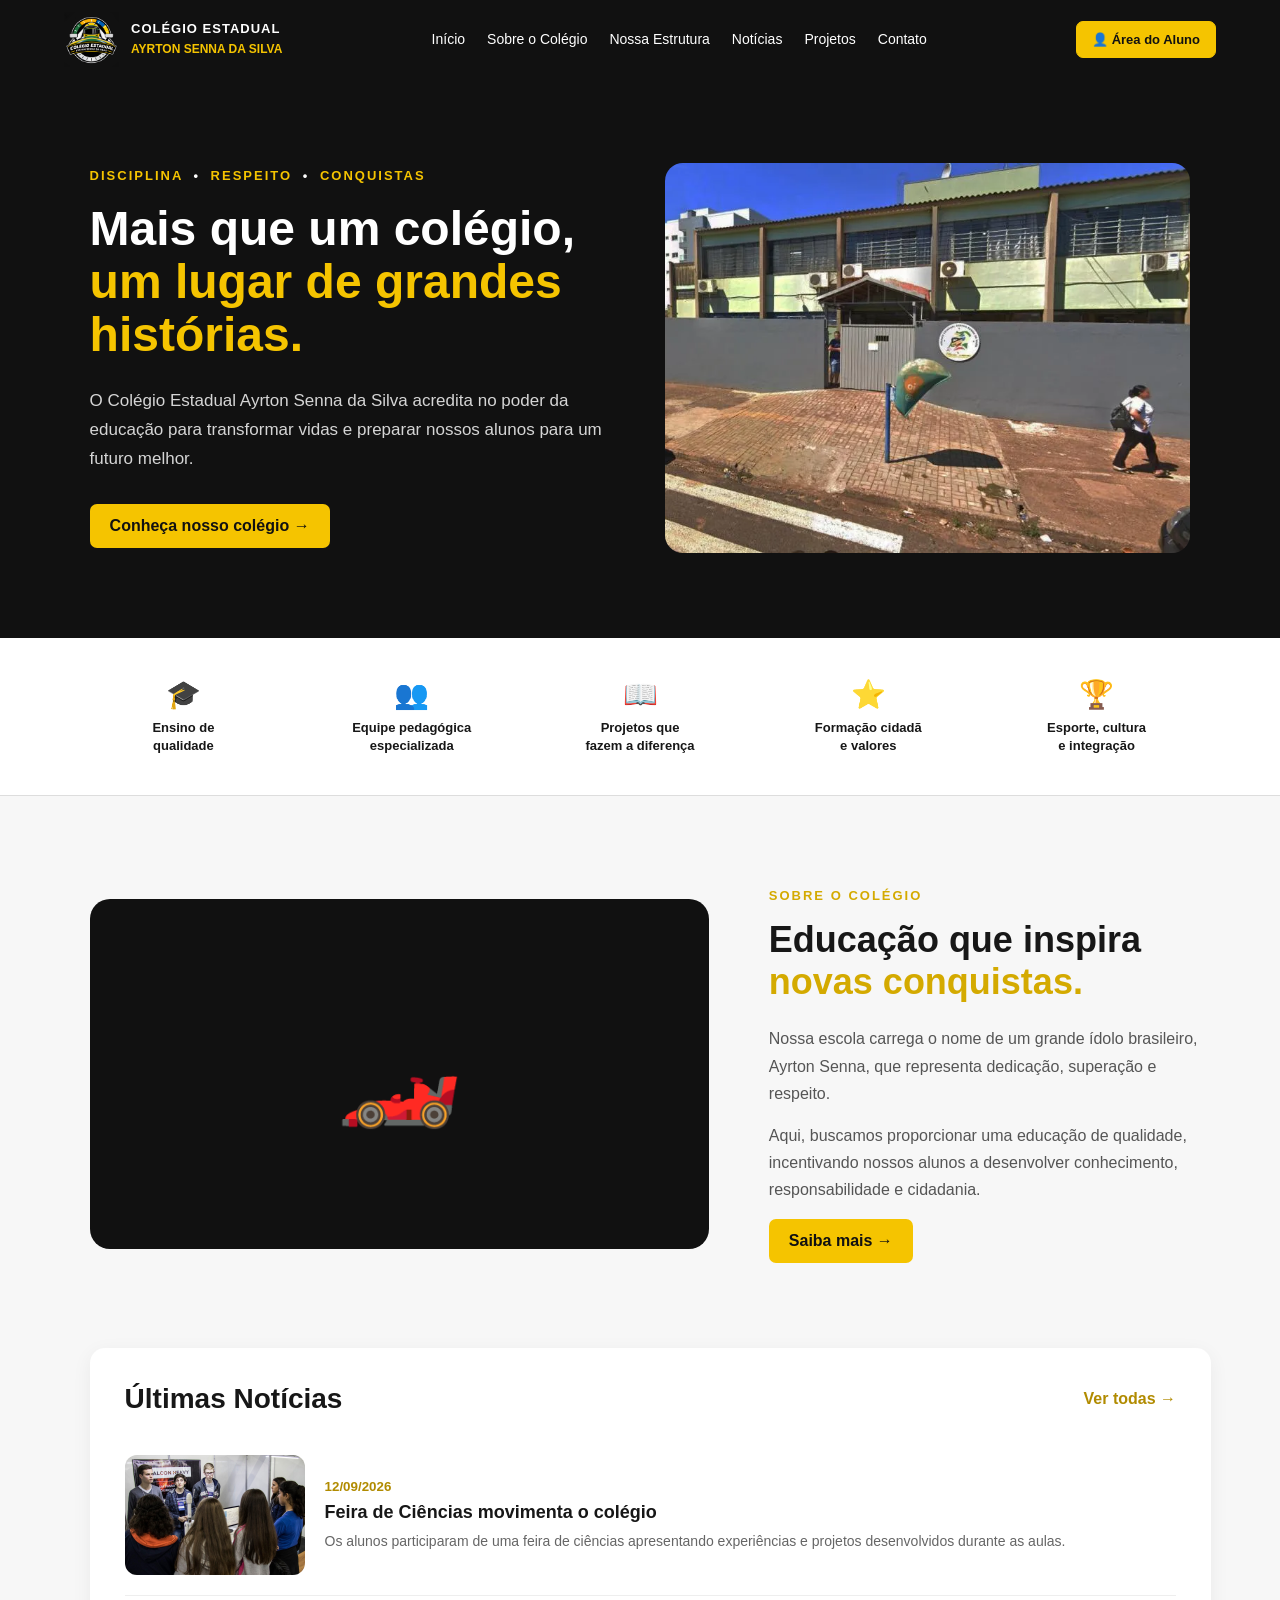
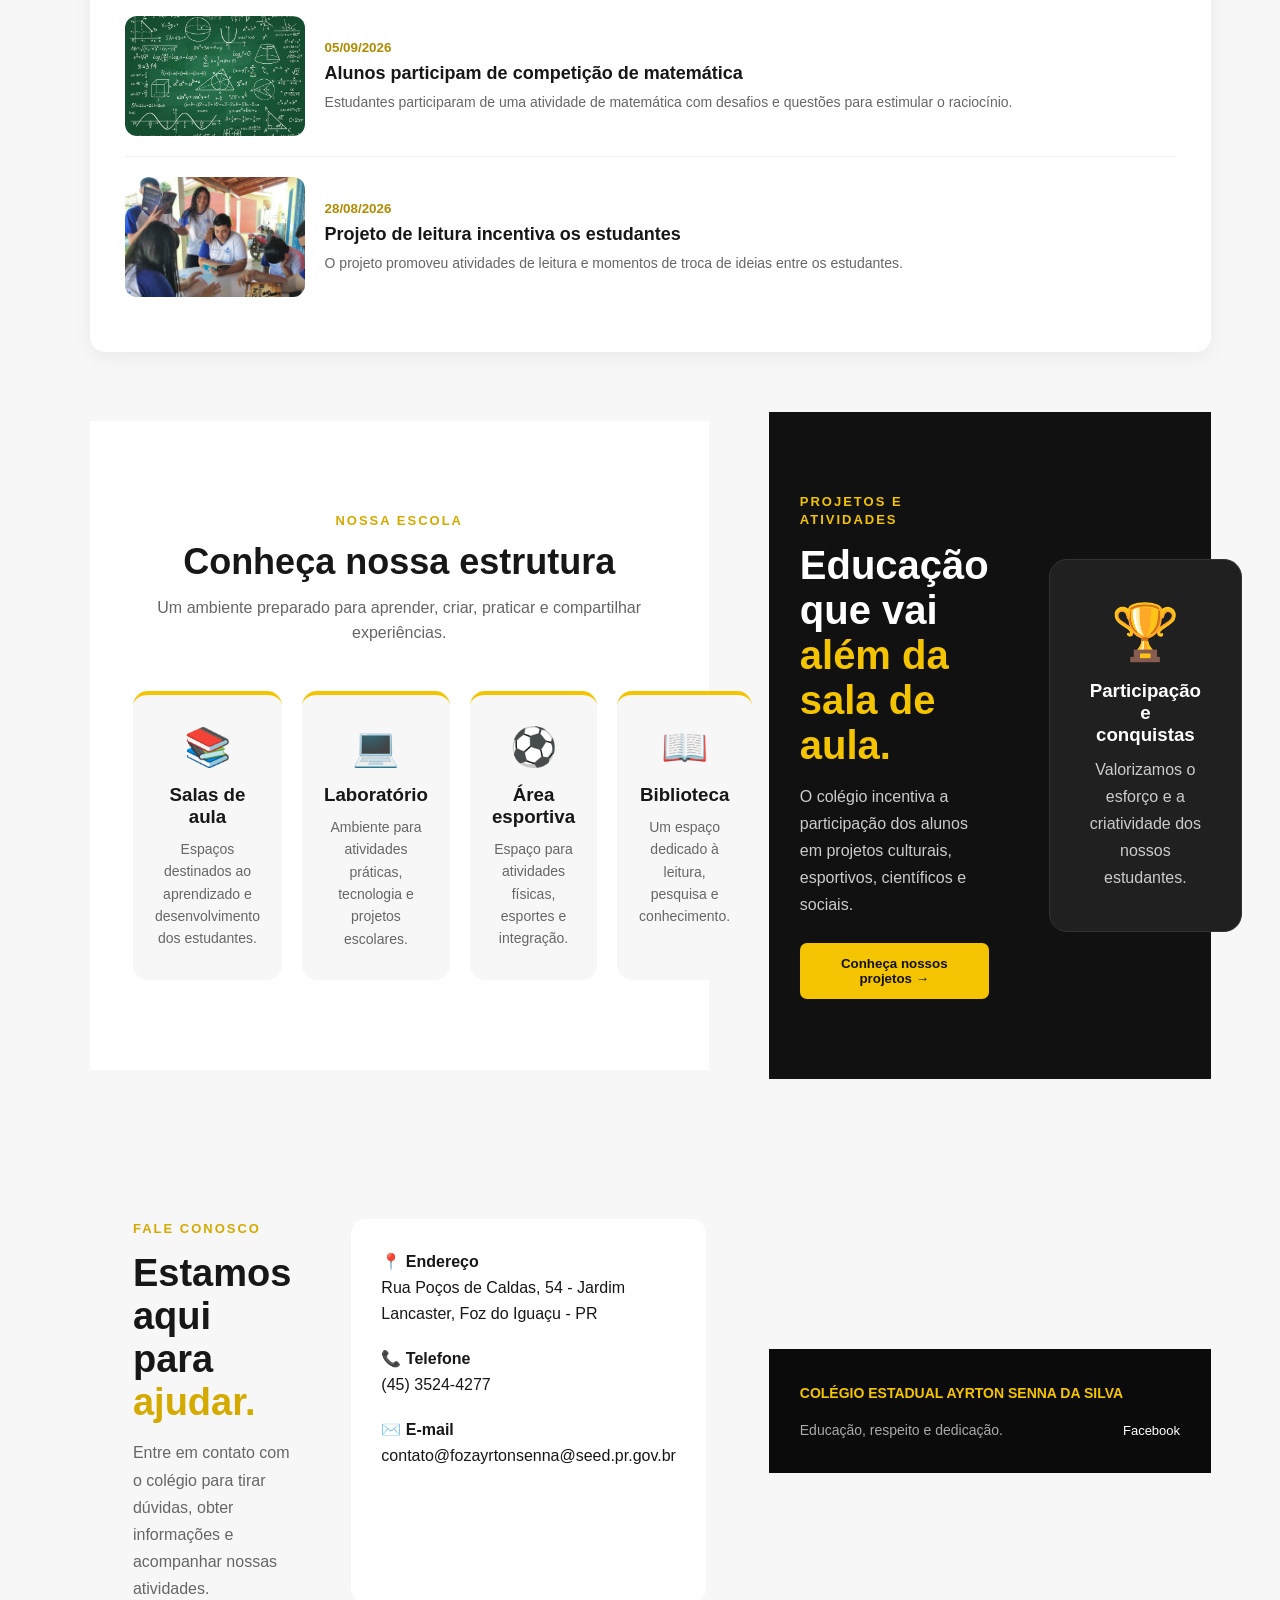
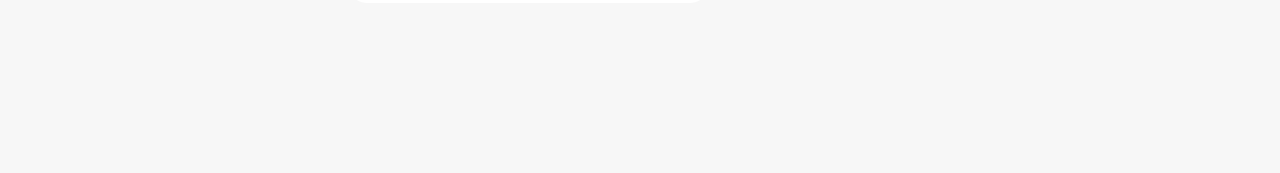
<file: index.html>
<!DOCTYPE html>
<html lang="pt-BR">

<head>
    <meta charset="UTF-8">
    <meta name="viewport" content="width=device-width, initial-scale=1.0">

    <title>Colégio Estadual Ayrton Senna da Silva</title>

    <link rel="stylesheet" href="style.css">
</head>

<body>

    <!-- CABEÇALHO -->
    <header>

        <div class="logo-area">

            <img src="img/logo.png" alt="Logo do Colégio">

            <div>
                <h2>COLÉGIO ESTADUAL</h2>
                <span>AYRTON SENNA DA SILVA</span>
            </div>

        </div>

        <nav>
            <a href="#inicio">Início</a>
            <a href="#sobre">Sobre o Colégio</a>
            <a href="#estrutura">Nossa Estrutura</a>
            <a href="#noticias">Notícias</a>
            <a href="#projetos">Projetos</a>
            <a href="#contato">Contato</a>
        </nav>

        <button class="aluno-btn" onclick="areaAluno()">
            👤 Área do Aluno
        </button>

    </header>


    <!-- INÍCIO -->
    <section id="inicio" class="hero">

        <div class="hero-text">

            <div class="frase-topo">
                DISCIPLINA <span>•</span>
                RESPEITO <span>•</span>
                CONQUISTAS
            </div>

            <h1>
                Mais que um colégio,
                <strong>um lugar de grandes histórias.</strong>
            </h1>

            <p>
                O Colégio Estadual Ayrton Senna da Silva acredita
                no poder da educação para transformar vidas e
                preparar nossos alunos para um futuro melhor.
            </p>

            <a href="#sobre" class="botao">
                Conheça nosso colégio →
            </a>

        </div>

        <div class="hero-imagem">

            <img src="img/colegio.jpg"
                alt="Colégio Estadual Ayrton Senna da Silva">

        </div>

    </section>


    <!-- DIFERENCIAIS -->
    <section class="diferenciais">

        <div>
            <span>🎓</span>
            <p>Ensino de<br>qualidade</p>
        </div>

        <div>
            <span>👥</span>
            <p>Equipe pedagógica<br>especializada</p>
        </div>

        <div>
            <span>📖</span>
            <p>Projetos que<br>fazem a diferença</p>
        </div>

        <div>
            <span>⭐</span>
            <p>Formação cidadã<br>e valores</p>
        </div>

        <div>
            <span>🏆</span>
            <p>Esporte, cultura<br>e integração</p>
        </div>

    </section>


    <!-- SOBRE -->
    <section id="sobre" class="conteudo">

        <div class="sobre-imagem">

            <div class="capacete">
                🏎️
            </div>

        </div>

        <div class="sobre-texto">

            <span class="titulo-pequeno">
                SOBRE O COLÉGIO
            </span>

            <h2>
                Educação que inspira
                <strong>novas conquistas.</strong>
            </h2>

            <p>
                Nossa escola carrega o nome de um grande ídolo
                brasileiro, Ayrton Senna, que representa dedicação,
                superação e respeito.
            </p>

            <p>
                Aqui, buscamos proporcionar uma educação de qualidade,
                incentivando nossos alunos a desenvolver conhecimento,
                responsabilidade e cidadania.
            </p>

            <!-- AGORA LEVA PARA OUTRA PÁGINA -->
            <a href="sobre.html" class="botao">
                Saiba mais →
            </a>

        </div>


        <!-- NOTÍCIAS -->
        <!-- NOTÍCIAS -->
<div id="noticias" class="noticias">

    <div class="titulo-noticias">

        <h2>Últimas Notícias</h2>

        <a href="#noticias">
            Ver todas →
        </a>

    </div>

    <article>

        <img src="img/ferias-ciencias.jpeg"
             alt="Feira de Ciências">

        <div class="noticia-texto">

            <small>12/09/2026</small>

            <h3>
                Feira de Ciências movimenta o colégio
            </h3>

            <p>
                Os alunos participaram de uma feira de ciências
                apresentando experiências e projetos desenvolvidos
                durante as aulas.
            </p>

        </div>

    </article>


    <article>

        <img src="img/matematica.jpeg"
             alt="Competição de Matemática">

        <div class="noticia-texto">

            <small>05/09/2026</small>

            <h3>
                Alunos participam de competição de matemática
            </h3>

            <p>
                Estudantes participaram de uma atividade de matemática
                com desafios e questões para estimular o raciocínio.
            </p>

        </div>

    </article>


    <article>

        <img src="img/projeto-escolar.jpeg"
             alt="Projeto de leitura">

        <div class="noticia-texto">

            <small>28/08/2026</small>

            <h3>
                Projeto de leitura incentiva os estudantes
            </h3>

            <p>
                O projeto promoveu atividades de leitura e momentos
                de troca de ideias entre os estudantes.
            </p>

        </div>

    </article>

</div>

    <!-- ESTRUTURA -->
    <section id="estrutura" class="estrutura">

        <div class="titulo-secao">

            <span>NOSSA ESCOLA</span>

            <h2>
                Conheça nossa estrutura
            </h2>

            <p>
                Um ambiente preparado para aprender, criar,
                praticar e compartilhar experiências.
            </p>

        </div>


        <div class="cards">

            <div class="card">

                <div class="icone">
                    📚
                </div>

                <h3>
                    Salas de aula
                </h3>

                <p>
                    Espaços destinados ao aprendizado e
                    desenvolvimento dos estudantes.
                </p>

            </div>


            <div class="card">

                <div class="icone">
                    💻
                </div>

                <h3>
                    Laboratório
                </h3>

                <p>
                    Ambiente para atividades práticas,
                    tecnologia e projetos escolares.
                </p>

            </div>


            <div class="card">

                <div class="icone">
                    ⚽
                </div>

                <h3>
                    Área esportiva
                </h3>

                <p>
                    Espaço para atividades físicas,
                    esportes e integração.
                </p>

            </div>


            <div class="card">

                <div class="icone">
                    📖
                </div>

                <h3>
                    Biblioteca
                </h3>

                <p>
                    Um espaço dedicado à leitura,
                    pesquisa e conhecimento.
                </p>

            </div>

        </div>

    </section>


    <!-- PROJETOS -->
    <section id="projetos" class="projetos">

        <div class="projetos-texto">

            <span>
                PROJETOS E ATIVIDADES
            </span>

            <h2>
                Educação que vai
                <strong>além da sala de aula.</strong>
            </h2>

            <p>
                O colégio incentiva a participação dos alunos
                em projetos culturais, esportivos, científicos
                e sociais.
            </p>

            <button onclick="mostrarProjetos()">
                Conheça nossos projetos →
            </button>

        </div>


        <div class="projeto-destaque">

            <span>🏆</span>

            <h3>
                Participação e conquistas
            </h3>

            <p>
                Valorizamos o esforço e a criatividade dos
                nossos estudantes.
            </p>

        </div>

    </section>


    <!-- CONTATO -->
    <section id="contato" class="contato">

        <div>

            <span>
                FALE CONOSCO
            </span>

            <h2>
                Estamos aqui para
                <strong>ajudar.</strong>
            </h2>

            <p>
                Entre em contato com o colégio para tirar dúvidas,
                obter informações e acompanhar nossas atividades.
            </p>

        </div>


        <div class="contato-info">

            <p>
                📍 <strong>Endereço</strong><br>
                Rua Poços de Caldas, 54 - Jardim Lancaster, Foz do Iguaçu - PR
            </p>

            <p>
                📞 <strong>Telefone</strong><br>
                (45) 3524-4277
            </p>

            <p>
                ✉️ <strong>E-mail</strong><br>
                contato@fozayrtonsenna@seed.pr.gov.br
            </p>

        </div>

    </section>


    <!-- RODAPÉ -->
    <footer>

        <div>
            <strong>
                COLÉGIO ESTADUAL AYRTON SENNA DA SILVA
            </strong>
        </div>

        <p>
            Educação, respeito e dedicação.
        </p>

        <div class="redes">

            <a href="https://www.facebook.com/pages/Colegio-Estadual-Ayrton-Senna-Da-Silva/455890701104425">
                Facebook
            </a>


        </div>

    </footer>


    <!-- JAVASCRIPT -->
    <script src="script.js"></script>

</body>

</html>
</file>
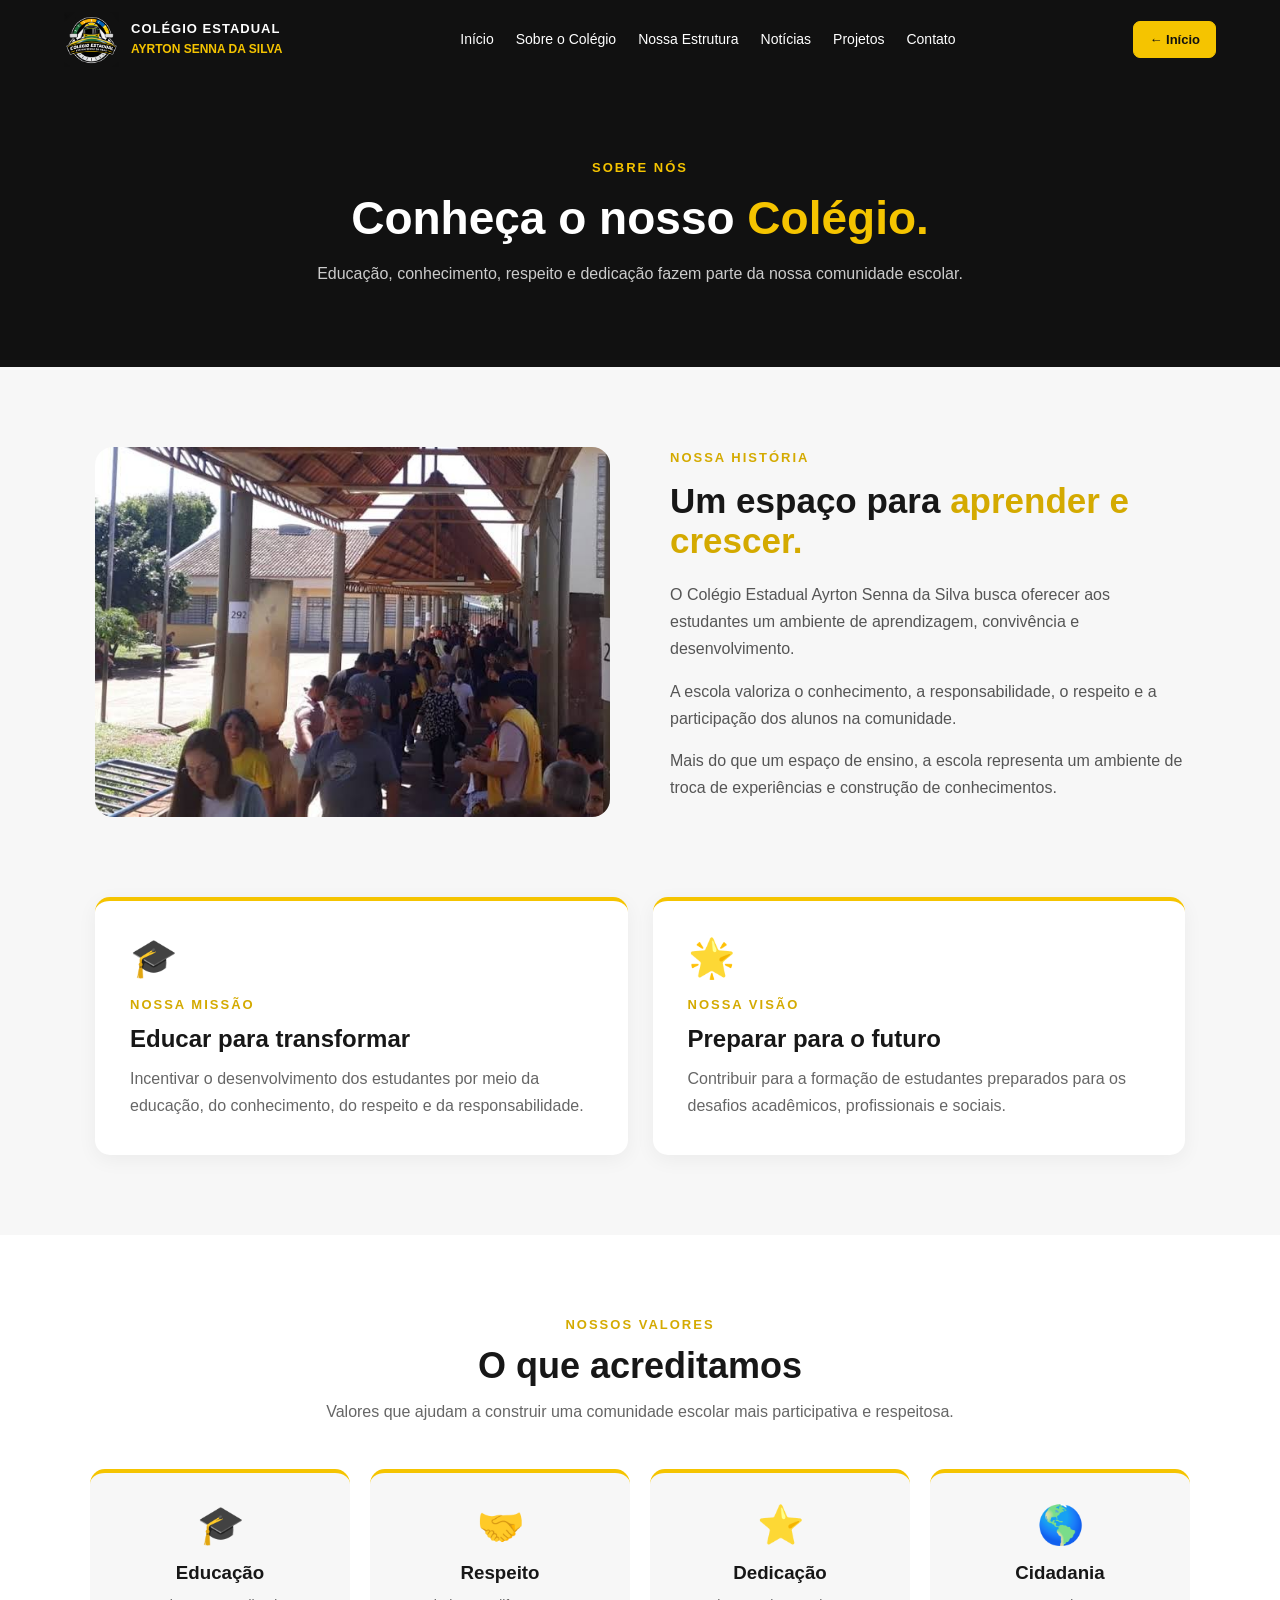
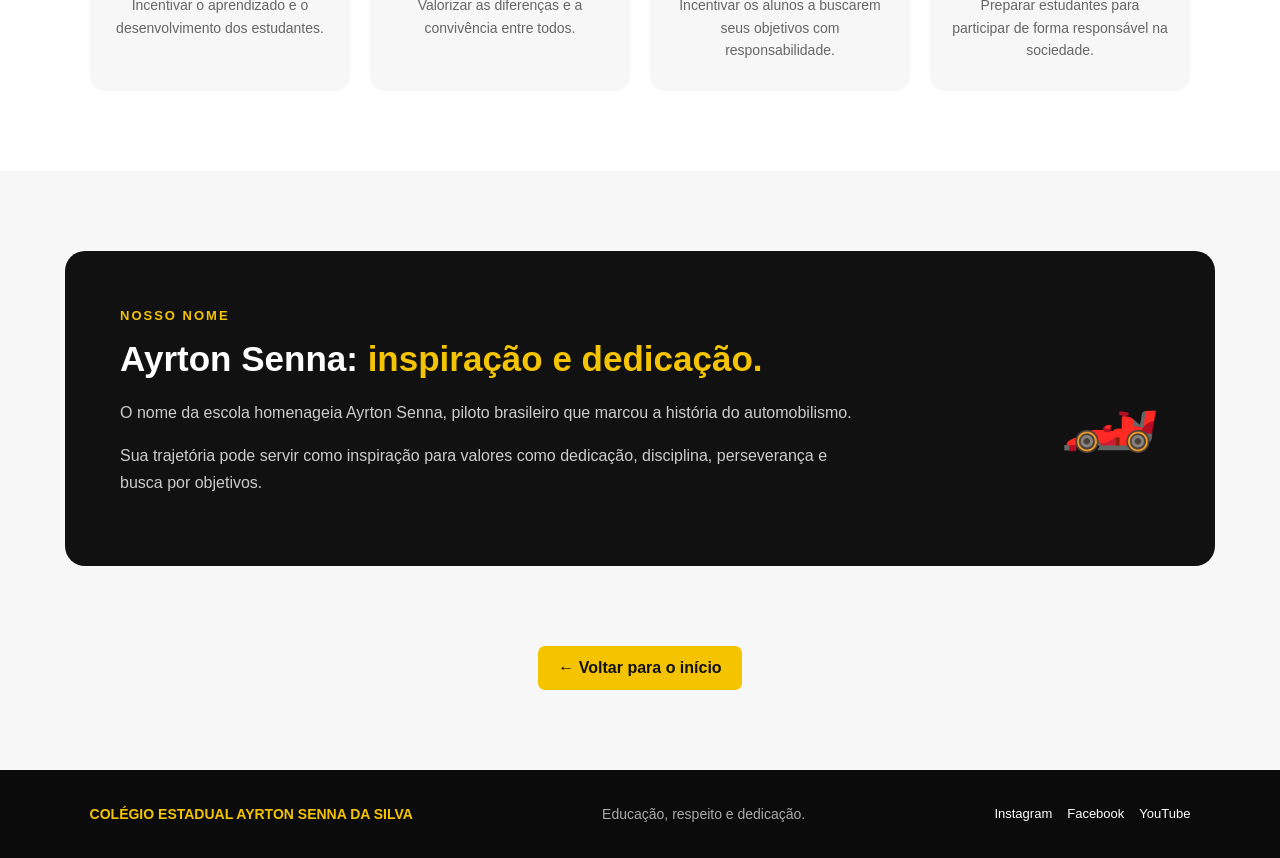
<file: sobre.html>
<!DOCTYPE html>
<html lang="pt-BR">

<head>

    <meta charset="UTF-8">

    <meta name="viewport"
        content="width=device-width, initial-scale=1.0">

    <title>
        Sobre o Colégio | Colégio Estadual Ayrton Senna da Silva
    </title>

    <link rel="stylesheet" href="style.css">

</head>


<body>


    <!-- CABEÇALHO -->

    <header>

        <div class="logo-area">

            <img src="img/logo.png"
                alt="Logo do Colégio">

            <div>

                <h2>
                    COLÉGIO ESTADUAL
                </h2>

                <span>
                    AYRTON SENNA DA SILVA
                </span>

            </div>

        </div>


        <nav>

            <a href="index.html">
                Início
            </a>

            <a href="sobre.html">
                Sobre o Colégio
            </a>

            <a href="index.html#estrutura">
                Nossa Estrutura
            </a>

            <a href="index.html#noticias">
                Notícias
            </a>

            <a href="index.html#projetos">
                Projetos
            </a>

            <a href="index.html#contato">
                Contato
            </a>

        </nav>


        <a href="index.html"
            class="aluno-btn">

            ← Início

        </a>

    </header>



    <!-- TÍTULO DA PÁGINA -->

    <main class="pagina-sobre">


        <section class="titulo-pagina">

            <span>
                SOBRE NÓS
            </span>

            <h1>

                Conheça o nosso
                <strong>Colégio.</strong>

            </h1>

            <p>

                Educação, conhecimento, respeito e dedicação
                fazem parte da nossa comunidade escolar.

            </p>

        </section>



        <!-- HISTÓRIA -->

        <section class="historia">

            <div class="historia-imagem">

                <img src="img/escola.jpeg"
                    alt="Colégio Estadual Ayrton Senna da Silva">

            </div>


            <div class="historia-texto">

                <span>
                    NOSSA HISTÓRIA
                </span>

                <h2>

                    Um espaço para
                    <strong>
                        aprender e crescer.
                    </strong>

                </h2>


                <p>

                    O Colégio Estadual Ayrton Senna da Silva
                    busca oferecer aos estudantes um ambiente
                    de aprendizagem, convivência e desenvolvimento.

                </p>


                <p>

                    A escola valoriza o conhecimento,
                    a responsabilidade, o respeito e a
                    participação dos alunos na comunidade.

                </p>


                <p>

                    Mais do que um espaço de ensino, a escola
                    representa um ambiente de troca de
                    experiências e construção de conhecimentos.

                </p>

            </div>

        </section>



        <!-- MISSÃO -->

        <section class="missao">

            <div class="missao-card">

                <div class="icone">
                    🎓
                </div>

                <span>
                    NOSSA MISSÃO
                </span>

                <h2>
                    Educar para transformar
                </h2>

                <p>

                    Incentivar o desenvolvimento dos estudantes
                    por meio da educação, do conhecimento,
                    do respeito e da responsabilidade.

                </p>

            </div>


            <div class="missao-card">

                <div class="icone">
                    🌟
                </div>

                <span>
                    NOSSA VISÃO
                </span>

                <h2>
                    Preparar para o futuro
                </h2>

                <p>

                    Contribuir para a formação de estudantes
                    preparados para os desafios acadêmicos,
                    profissionais e sociais.

                </p>

            </div>

        </section>



        <!-- VALORES -->

        <section class="valores">

            <div class="titulo-secao">

                <span>
                    NOSSOS VALORES
                </span>

                <h2>
                    O que acreditamos
                </h2>

                <p>

                    Valores que ajudam a construir uma
                    comunidade escolar mais participativa
                    e respeitosa.

                </p>

            </div>


            <div class="cards">


                <div class="card">

                    <div class="icone">
                        🎓
                    </div>

                    <h3>
                        Educação
                    </h3>

                    <p>

                        Incentivar o aprendizado e o
                        desenvolvimento dos estudantes.

                    </p>

                </div>



                <div class="card">

                    <div class="icone">
                        🤝
                    </div>

                    <h3>
                        Respeito
                    </h3>

                    <p>

                        Valorizar as diferenças e a
                        convivência entre todos.

                    </p>

                </div>



                <div class="card">

                    <div class="icone">
                        ⭐
                    </div>

                    <h3>
                        Dedicação
                    </h3>

                    <p>

                        Incentivar os alunos a buscarem
                        seus objetivos com responsabilidade.

                    </p>

                </div>



                <div class="card">

                    <div class="icone">
                        🌎
                    </div>

                    <h3>
                        Cidadania
                    </h3>

                    <p>

                        Preparar estudantes para participar
                        de forma responsável na sociedade.

                    </p>

                </div>


            </div>

        </section>



        <!-- AYRTON SENNA -->

        <section class="ayrton">

            <div class="ayrton-conteudo">

                <span>
                    NOSSO NOME
                </span>

                <h2>

                    Ayrton Senna:
                    <strong>
                        inspiração e dedicação.
                    </strong>

                </h2>


                <p>

                    O nome da escola homenageia Ayrton Senna,
                    piloto brasileiro que marcou a história
                    do automobilismo.

                </p>


                <p>

                    Sua trajetória pode servir como inspiração
                    para valores como dedicação, disciplina,
                    perseverança e busca por objetivos.

                </p>

            </div>


            <div class="ayrton-icon">

                🏎️

            </div>

        </section>



        <!-- BOTÃO VOLTAR -->

        <div class="voltar">

            <a href="index.html"
                class="botao">

                ← Voltar para o início

            </a>

        </div>


    </main>



    <!-- RODAPÉ -->

    <footer>

        <div>

            <strong>
                COLÉGIO ESTADUAL AYRTON SENNA DA SILVA
            </strong>

        </div>


        <p>
            Educação, respeito e dedicação.
        </p>


        <div class="redes">

            <a href="#">
                Instagram
            </a>

            <a href="#">
                Facebook
            </a>

            <a href="#">
                YouTube
            </a>

        </div>

    </footer>


</body>

</html>
</file>
<file: style.css>
/* ==============================
   CONFIGURAÇÕES GERAIS
============================== */

* {
    margin: 0;
    padding: 0;
    box-sizing: border-box;
}

html {
    scroll-behavior: smooth;
}

body {
    font-family: Arial, Helvetica, sans-serif;
    background: #f7f7f7;
    color: #171717;
}

a {
    text-decoration: none;
}

button {
    font-family: inherit;
    cursor: pointer;
}


/* ==============================
   CABEÇALHO
============================== */

header {
    width: 100%;
    min-height: 78px;
    background: #111;
    color: white;

    display: flex;
    align-items: center;
    justify-content: space-between;

    padding: 10px 5%;
    gap: 25px;
}


/* LOGO */

.logo-area {
    display: flex;
    align-items: center;
    gap: 12px;
    flex-shrink: 0;
}

.logo-area img {
    width: 55px;
    height: 55px;
    object-fit: contain;
    display: block;
}

.logo-area h2 {
    font-size: 13px;
    letter-spacing: 1px;
    margin-bottom: 3px;
}

.logo-area span {
    color: #f5c400;
    font-size: 12px;
    font-weight: bold;
}


/* MENU */

nav {
    display: flex;
    align-items: center;
    gap: 22px;
}

nav a {
    color: white;
    font-size: 14px;
    transition: 0.3s;
}

nav a:hover {
    color: #f5c400;
}


/* BOTÃO ÁREA DO ALUNO */

.aluno-btn {
    border: 1px solid #f5c400;
    background: #f5c400;
    color: #111;

    padding: 10px 15px;
    border-radius: 7px;

    font-weight: bold;
    font-size: 13px;

    transition: 0.3s;
}

.aluno-btn:hover {
    background: white;
    border-color: white;
}


/* ==============================
   PRIMEIRA SEÇÃO
============================== */

.hero {
    min-height: 560px;

    display: grid;
    grid-template-columns: 1fr 1fr;
    align-items: center;

    gap: 50px;
    padding: 70px 7%;

    background: #111;
    color: white;
}

.hero-text {
    max-width: 600px;
}

.frase-topo {
    color: #f5c400;
    font-size: 13px;
    font-weight: bold;
    letter-spacing: 2px;
    margin-bottom: 20px;
}

.frase-topo span {
    color: white;
    margin: 0 5px;
}

.hero h1 {
    font-size: 48px;
    line-height: 1.1;
    margin-bottom: 25px;
}

.hero h1 strong {
    color: #f5c400;
    display: block;
}

.hero p {
    color: #d5d5d5;
    font-size: 17px;
    line-height: 1.7;
    margin-bottom: 30px;
}

.botao {
    display: inline-block;

    background: #f5c400;
    color: #111;

    padding: 13px 20px;
    border-radius: 7px;

    font-weight: bold;

    transition: 0.3s;
}

.botao:hover {
    background: white;
    transform: translateY(-2px);
}


/* FOTO DA ESCOLA */

.hero-imagem img {
    width: 100%;
    height: 390px;

    object-fit: cover;

    border-radius: 18px;

    display: block;
}


/* ==============================
   DIFERENCIAIS
============================== */

.diferenciais {
    background: white;

    display: grid;
    grid-template-columns: repeat(5, 1fr);

    padding: 30px 6%;
    gap: 15px;

    border-bottom: 1px solid #ddd;
}

.diferenciais div {
    text-align: center;
    padding: 10px;
}

.diferenciais span {
    font-size: 28px;
}

.diferenciais p {
    margin-top: 8px;
    font-size: 13px;
    line-height: 1.4;
    font-weight: bold;
}


/* ==============================
   SOBRE
============================== */

.conteudo {
    background: #f7f7f7;

    padding: 90px 7%;

    display: grid;
    grid-template-columns: 0.8fr 1.2fr;
    gap: 60px;
    align-items: center;
}

.sobre-imagem {
    height: 350px;

    background: #111;

    border-radius: 20px;

    display: flex;
    justify-content: center;
    align-items: center;

    overflow: hidden;
}

.capacete {
    font-size: 100px;
}

.sobre-texto {
    max-width: 600px;
}

.titulo-pequeno,
.sobre-texto > span {
    color: #d4aa00;
    font-size: 13px;
    font-weight: bold;
    letter-spacing: 2px;
}

.sobre-texto h2 {
    font-size: 36px;
    margin: 15px 0 22px;
}

.sobre-texto h2 strong {
    color: #d4aa00;
}

.sobre-texto p {
    color: #555;
    line-height: 1.7;
    margin-bottom: 15px;
}


/* ==============================
   NOTÍCIAS
============================== */

.noticias {
    grid-column: 1 / -1;

    margin-top: 25px;

    background: white;

    padding: 35px;

    border-radius: 15px;

    box-shadow: 0 5px 20px rgba(0, 0, 0, 0.06);
}

.titulo-noticias {
    display: flex;
    justify-content: space-between;
    align-items: center;

    margin-bottom: 20px;
}

.titulo-noticias h2 {
    font-size: 28px;
}

.titulo-noticias a {
    color: #b18b00;
    font-weight: bold;
}


/* CADA NOTÍCIA */

.noticias article {
    display: flex;
    align-items: center;

    gap: 20px;

    padding: 20px 0;

    border-bottom: 1px solid #eee;
}

.noticias article:last-child {
    border-bottom: none;
}


/* IMAGEM DA NOTÍCIA */

.noticias article img {
    width: 180px;
    height: 120px;

    object-fit: cover;

    border-radius: 12px;

    flex-shrink: 0;

    display: block;
}


/* TEXTO DA NOTÍCIA */

.noticia-texto {
    flex: 1;
}

.noticias small {
    color: #b18b00;
    font-weight: bold;
}

.noticias h3 {
    margin: 7px 0;

    font-size: 18px;

    color: #171717;
}

.noticias p {
    color: #666;

    font-size: 14px;

    line-height: 1.6;

    margin: 0;
}


/* ==============================
   ESTRUTURA
============================== */

.estrutura {
    background: white;
    padding: 90px 7%;
}

.titulo-secao {
    text-align: center;
    margin-bottom: 45px;
}

.titulo-secao span {
    color: #d4aa00;
    font-size: 13px;
    font-weight: bold;
    letter-spacing: 2px;
}

.titulo-secao h2 {
    font-size: 36px;
    margin: 12px 0;
}

.titulo-secao p {
    color: #666;
    line-height: 1.6;
}

.cards {
    max-width: 1100px;
    margin: auto;

    display: grid;
    grid-template-columns: repeat(4, 1fr);

    gap: 20px;
}

.card {
    background: #f7f7f7;

    padding: 30px 22px;

    border-radius: 15px;

    text-align: center;

    border-top: 4px solid #f5c400;

    transition: 0.3s;
}

.card:hover {
    transform: translateY(-5px);
    box-shadow: 0 10px 25px rgba(0, 0, 0, 0.08);
}

.icone {
    font-size: 38px;
    margin-bottom: 15px;
}

.card h3 {
    margin-bottom: 10px;
}

.card p {
    color: #666;
    line-height: 1.6;
    font-size: 14px;
}


/* ==============================
   PROJETOS
============================== */

.projetos {
    background: #111;
    color: white;

    padding: 80px 7%;

    display: grid;
    grid-template-columns: 1.3fr 0.7fr;

    gap: 60px;

    align-items: center;
}

.projetos-texto > span {
    color: #f5c400;

    font-size: 13px;
    font-weight: bold;

    letter-spacing: 2px;
}

.projetos h2 {
    font-size: 40px;
    margin: 15px 0;
}

.projetos h2 strong {
    color: #f5c400;
    display: block;
}

.projetos p {
    color: #ccc;
    line-height: 1.7;
    margin-bottom: 25px;
}

.projetos button {
    border: none;

    background: #f5c400;
    color: #111;

    padding: 13px 20px;

    border-radius: 7px;

    font-weight: bold;
}

.projeto-destaque {
    background: #202020;

    border: 1px solid #333;

    padding: 40px;

    border-radius: 18px;

    text-align: center;
}

.projeto-destaque > span {
    font-size: 55px;
}

.projeto-destaque h3 {
    margin: 15px 0 10px;
}

.projeto-destaque p {
    margin: 0;
}


/* ==============================
   CONTATO
============================== */

.contato {
    padding: 80px 7%;

    display: grid;
    grid-template-columns: 1fr 1fr;

    gap: 60px;

    background: #f7f7f7;
}

.contato > div:first-child > span {
    color: #d4aa00;

    font-size: 13px;
    font-weight: bold;

    letter-spacing: 2px;
}

.contato h2 {
    font-size: 38px;
    margin: 15px 0;
}

.contato h2 strong {
    color: #d4aa00;
}

.contato > div:first-child p {
    color: #666;
    line-height: 1.7;
}

.contato-info {
    background: white;

    padding: 30px;

    border-radius: 15px;
}

.contato-info p {
    margin-bottom: 20px;
    line-height: 1.6;
}

.contato-info p:last-child {
    margin-bottom: 0;
}


/* ==============================
   RODAPÉ
============================== */

footer {
    background: #0b0b0b;

    color: white;

    padding: 35px 7%;

    display: flex;
    justify-content: space-between;
    align-items: center;

    gap: 20px;

    flex-wrap: wrap;
}

footer strong {
    color: #f5c400;
    font-size: 14px;
}

footer p {
    color: #aaa;
    font-size: 14px;
}

.redes {
    display: flex;
    gap: 15px;
}

.redes a {
    color: white;
    font-size: 13px;
}

.redes a:hover {
    color: #f5c400;
}


/* ==================================================
   PÁGINA SOBRE
================================================== */

.pagina-sobre {
    background: #f7f7f7;
}

.titulo-pagina {
    text-align: center;

    background: #111;
    color: white;

    padding: 80px 7%;
}

.titulo-pagina span {
    color: #f5c400;

    font-size: 13px;
    font-weight: bold;

    letter-spacing: 2px;
}

.titulo-pagina h1 {
    font-size: 46px;
    margin: 15px 0;
}

.titulo-pagina h1 strong {
    color: #f5c400;
}

.titulo-pagina p {
    max-width: 650px;

    margin: auto;

    color: #ccc;

    line-height: 1.7;
}


/* HISTÓRIA */

.historia {
    max-width: 1150px;

    margin: auto;

    padding: 80px 30px;

    display: grid;

    grid-template-columns: 1fr 1fr;

    gap: 60px;

    align-items: center;
}

.historia-imagem img {
    width: 100%;
    height: 370px;

    object-fit: cover;

    border-radius: 18px;

    display: block;
}

.historia-texto > span {
    color: #d4aa00;

    font-size: 13px;
    font-weight: bold;

    letter-spacing: 2px;
}

.historia-texto h2 {
    font-size: 35px;
    margin: 15px 0 20px;
}

.historia-texto h2 strong {
    color: #d4aa00;
}

.historia-texto p {
    color: #555;

    line-height: 1.7;

    margin-bottom: 15px;
}


/* MISSÃO */

.missao {
    max-width: 1150px;

    margin: auto;

    padding: 0 30px 80px;

    display: grid;

    grid-template-columns: 1fr 1fr;

    gap: 25px;
}

.missao-card {
    background: white;

    padding: 35px;

    border-radius: 15px;

    border-top: 4px solid #f5c400;

    box-shadow: 0 5px 20px rgba(0, 0, 0, 0.05);
}

.missao-card span {
    color: #d4aa00;

    font-size: 13px;
    font-weight: bold;

    letter-spacing: 2px;
}

.missao-card h2 {
    margin: 12px 0;
}

.missao-card p {
    color: #666;
    line-height: 1.7;
}


/* VALORES */

.valores {
    background: white;

    padding: 80px 30px;
}


/* AYRTON SENNA */

.ayrton {
    max-width: 1150px;

    margin: 80px auto;

    padding: 55px;

    background: #111;

    border-radius: 20px;

    color: white;

    display: flex;

    justify-content: space-between;

    align-items: center;

    gap: 40px;
}

.ayrton-conteudo {
    max-width: 750px;
}

.ayrton-conteudo > span {
    color: #f5c400;

    font-size: 13px;
    font-weight: bold;

    letter-spacing: 2px;
}

.ayrton-conteudo h2 {
    font-size: 35px;
    margin: 15px 0 20px;
}

.ayrton-conteudo h2 strong {
    color: #f5c400;
}

.ayrton-conteudo p {
    color: #ccc;

    line-height: 1.7;

    margin-bottom: 15px;
}

.ayrton-icon {
    font-size: 80px;
}


/* BOTÃO VOLTAR */

.voltar {
    text-align: center;

    padding-bottom: 80px;
}


/* ==============================
   RESPONSIVIDADE
============================== */

@media (max-width: 900px) {

    header {
        flex-wrap: wrap;
        justify-content: center;
    }

    nav {
        flex-wrap: wrap;
        justify-content: center;
    }

    .hero {
        grid-template-columns: 1fr;
        padding: 60px 6%;
    }

    .hero h1 {
        font-size: 38px;
    }

    .diferenciais {
        grid-template-columns: repeat(2, 1fr);
    }

    .conteudo {
        grid-template-columns: 1fr;
        padding: 70px 6%;
    }

    .cards {
        grid-template-columns: repeat(2, 1fr);
    }

    .projetos {
        grid-template-columns: 1fr;
    }

    .contato {
        grid-template-columns: 1fr;
    }

    .historia {
        grid-template-columns: 1fr;
    }

    .missao {
        grid-template-columns: 1fr;
    }

}


/* ==============================
   CELULAR
============================== */

@media (max-width: 600px) {

    header {
        padding: 15px;
    }

    .logo-area img {
        width: 48px;
        height: 48px;
    }

    nav {
        gap: 12px;
    }

    nav a {
        font-size: 12px;
    }

    .aluno-btn {
        width: 100%;
    }


    /* HERO */

    .hero {
        padding: 50px 20px;
    }

    .hero h1 {
        font-size: 32px;
    }

    .hero-imagem img {
        height: 250px;
    }


    /* DIFERENCIAIS */

    .diferenciais {
        grid-template-columns: 1fr 1fr;
        padding: 25px 15px;
    }


    /* CARDS */

    .cards {
        grid-template-columns: 1fr;
    }


    /* NOTÍCIAS */

    .noticias {
        padding: 25px;
    }

    .titulo-noticias {
        flex-direction: column;
        align-items: flex-start;
        gap: 10px;
    }

    .noticias article {
        flex-direction: column;
        align-items: flex-start;
    }

    .noticias article img {
        width: 100%;
        height: 180px;
    }

    .noticias h3 {
        font-size: 17px;
    }

    .noticias p {
        font-size: 14px;
    }


    /* PROJETOS */

    .projetos {
        padding: 60px 20px;
    }

    .projetos h2 {
        font-size: 32px;
    }


    /* CONTATO */

    .contato {
        padding: 60px 20px;
    }


    /* PÁGINA SOBRE */

    .historia {
        padding: 60px 20px;
    }

    .titulo-pagina h1 {
        font-size: 34px;
    }

    .missao {
        padding: 0 20px 60px;
    }

    .ayrton {
        margin: 60px 20px;
        padding: 35px 25px;

        flex-direction: column;
        text-align: center;
    }


    /* RODAPÉ */

    footer {
        flex-direction: column;
        text-align: center;
    }

}
</file>
